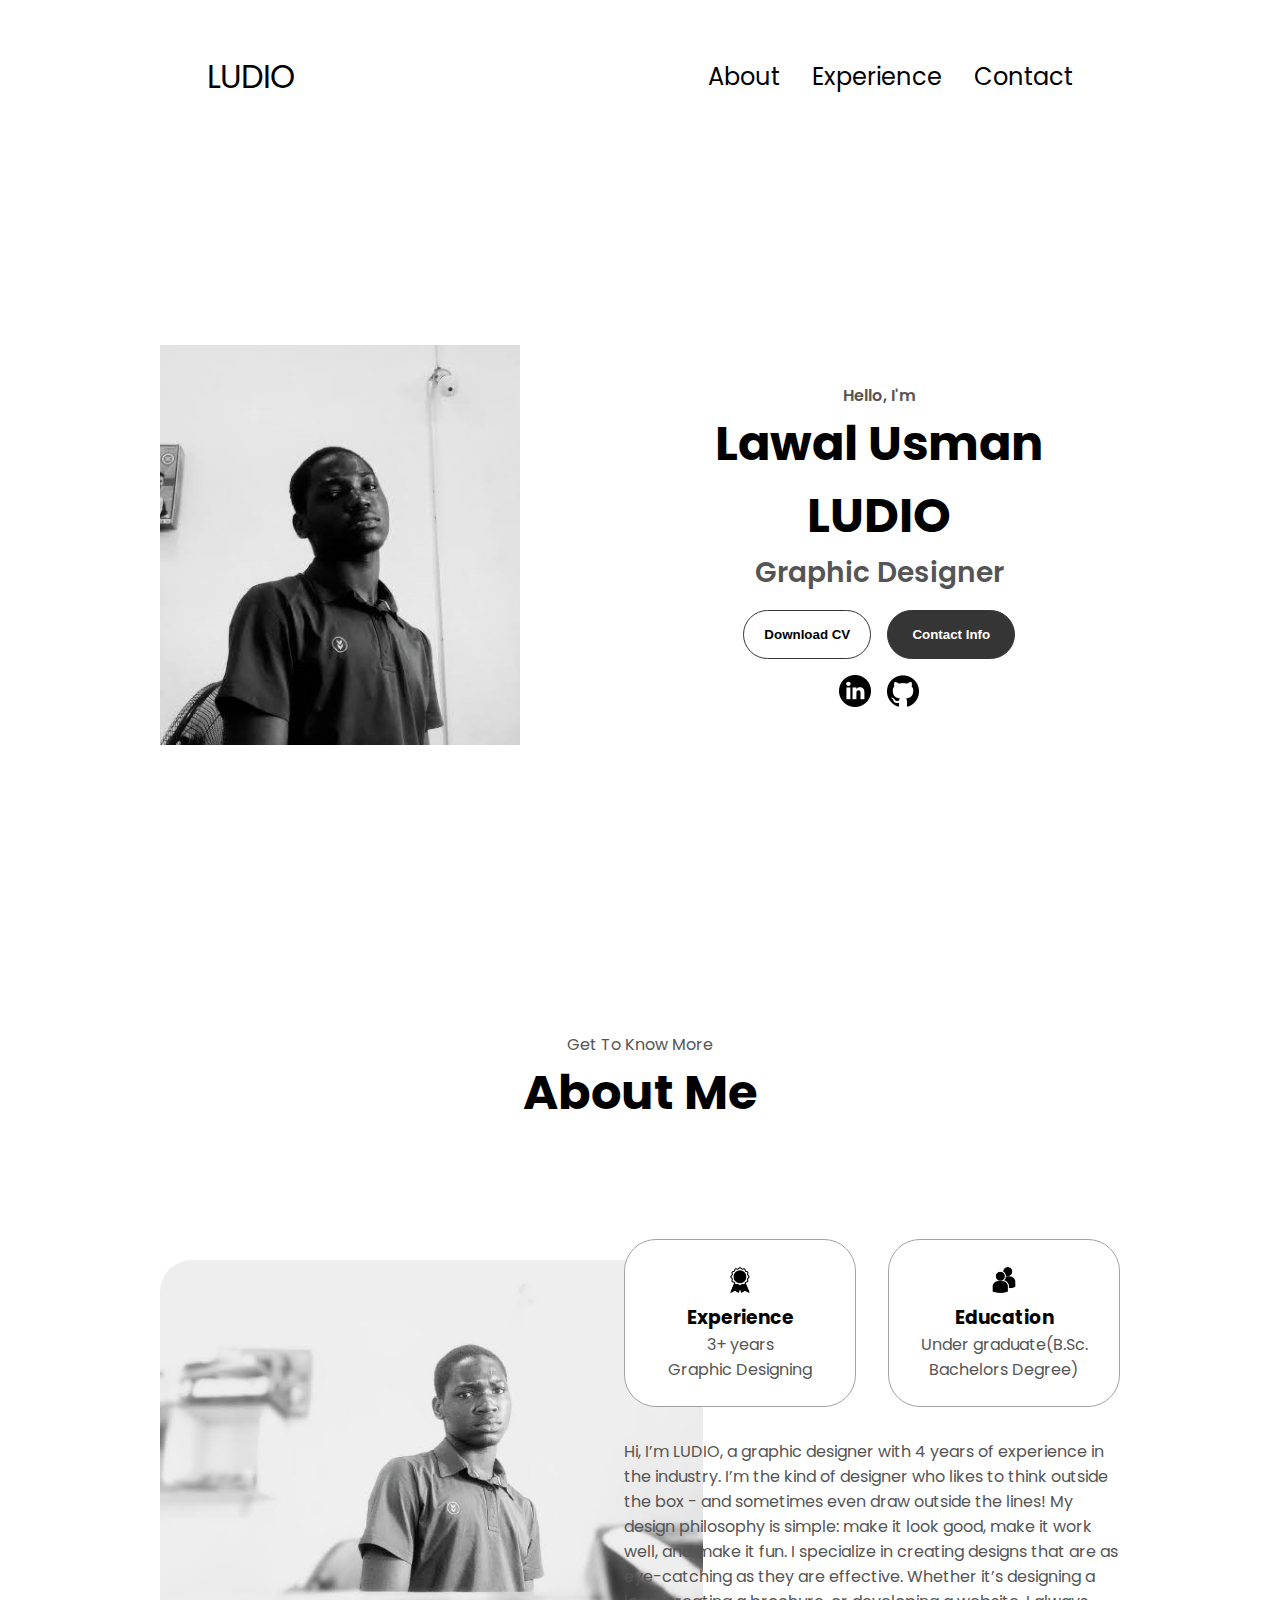
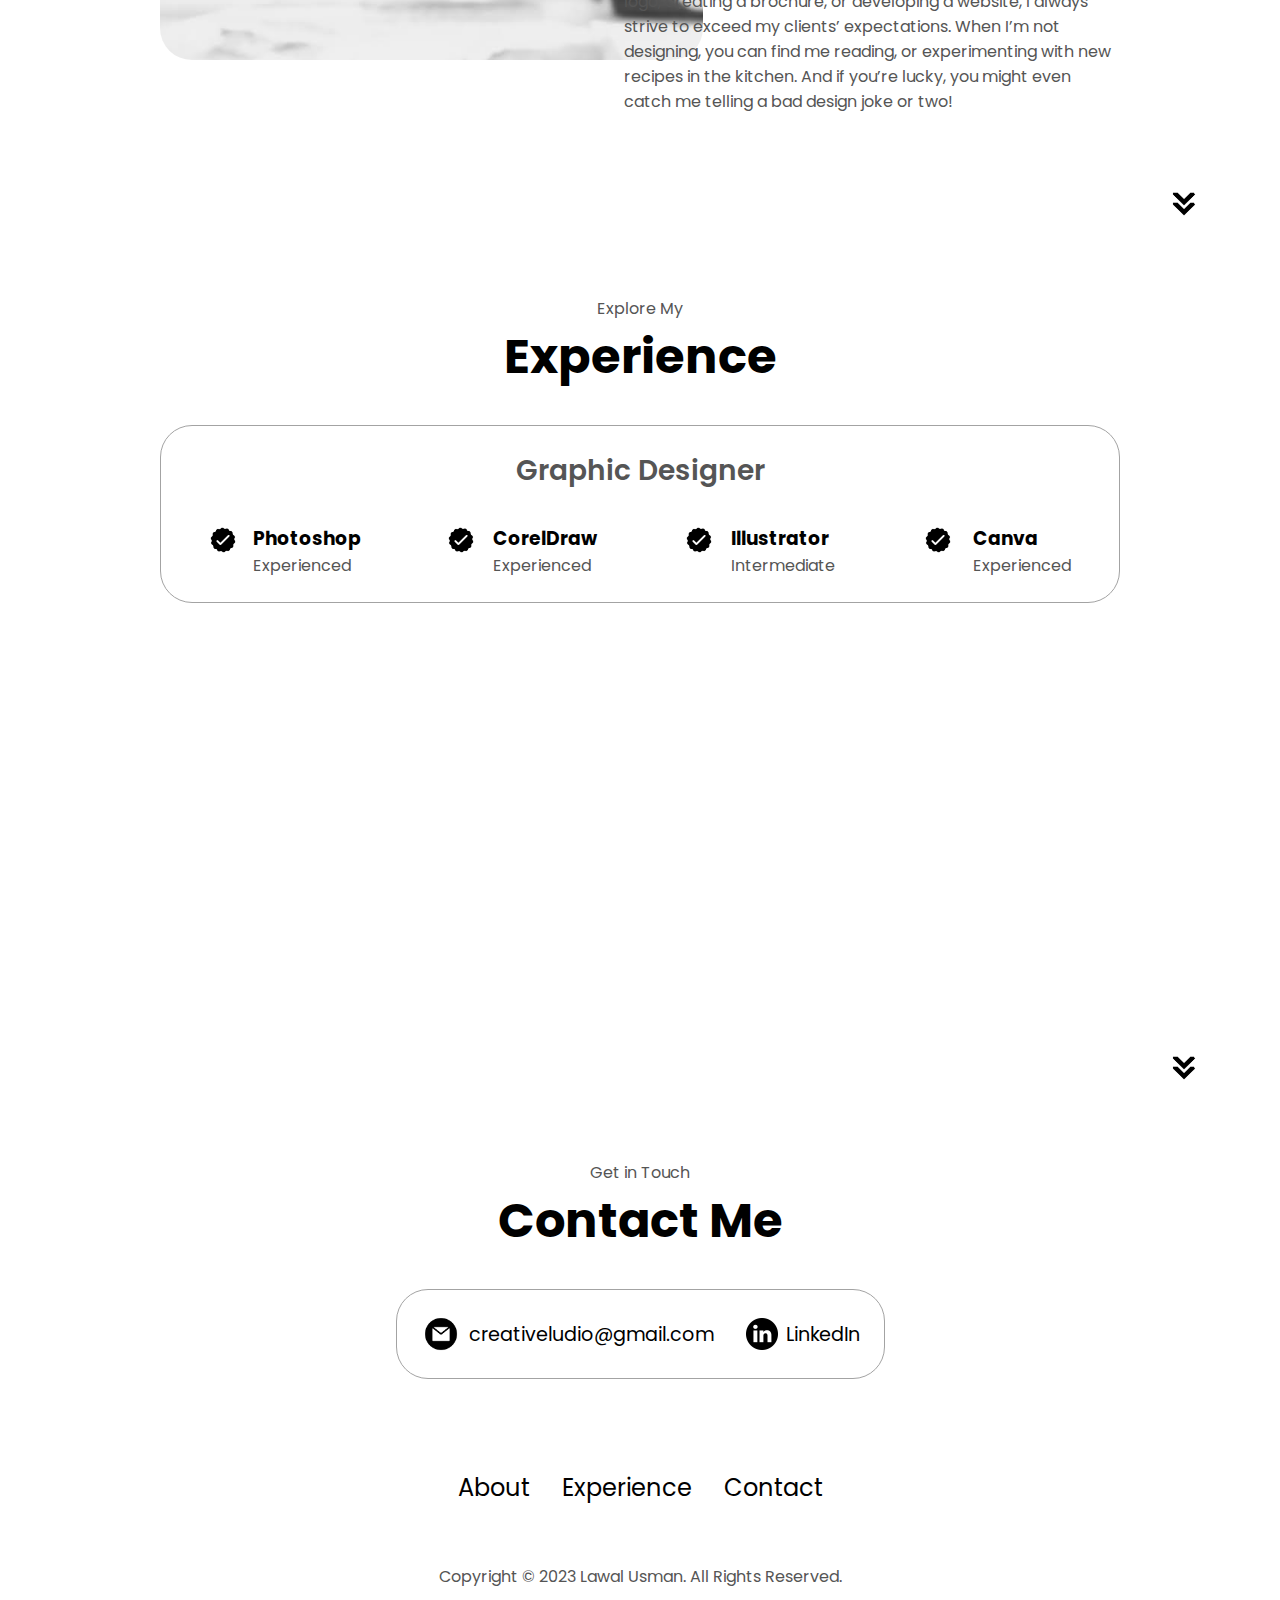
<file: index.html>
<!-- <!DOCTYPE html>
<html lang="en">
  <head>
    <meta charset="UTF-8" />
    <meta http-equiv="X-UA-Compatible" content="IE=edge" />
    <meta name="viewport" content="width=device-width, initial-scale=1.0" />
    <title>Lawal Usman | Frontend Developer</title>
    <link rel="stylesheet" href="style.css" />
  </head>
  <body>
    <div class="body">
      <header class="main-header container">
        <div class="logo">
          <h1><span>&lt;/L</span>UDI<span>O&gt;</span></h1>
        </div>
        <div class="mobile-nav">
          <div class="nav-bar">
            <svg
              stroke="currentColor"
              fill="currentColor"
              stroke-width="0"
              viewBox="0 0 448 512"
              height="1em"
              width="1em"
              xmlns="http://www.w3.org/2000/svg"
            >
              <path
                d="M16 132h416c8.837 0 16-7.163 16-16V76c0-8.837-7.163-16-16-16H16C7.163 60 0 67.163 0 76v40c0 8.837 7.163 16 16 16zm0 160h416c8.837 0 16-7.163 16-16v-40c0-8.837-7.163-16-16-16H16c-8.837 0-16 7.163-16 16v40c0 8.837 7.163 16 16 16zm0 160h416c8.837 0 16-7.163 16-16v-40c0-8.837-7.163-16-16-16H16c-8.837 0-16 7.163-16 16v40c0 8.837 7.163 16 16 16z"
              ></path>
            </svg>
          </div>
          <ul class="mobile-nav-items">
            <li><a class="close-nav" href="#">&times;</a></li>
            <li><a href="#about">About</a></li>
            <li><a href="#skills">Skill</a></li>
            <li><a href="#portfolio">Portfolio</a></li>
            <li><a href="#contact">Contact</a></li>
            <li>
              <a
                class="btn-download"
                target="_blank"
                rel="noopener noreferrer"
                href="#"
                >Resume</a
              >
            </li>
          </ul>
        </div>
        <ul class="nav-items">
          <li><a href="#about">About</a></li>
          <li><a href="#skills">Skill</a></li>
          <li><a href="#portfolio">Portfolio</a></li>
          <li><a href="#contact">Contact</a></li>
          <li>
            <a
              class="btn-download"
              target="_blank"
              rel="noopener noreferrer"
              href="#"
              >Resume</a
            >
          </li>
        </ul>
      </header>
      <main>
        <section class="intro-area container">
          <p class="color">Hello! I am</p>
          <h1 class="name">Lawal Usman (LUDIO)</h1>
          <h3 class="my-stack">Frontend Developer</h3>
          <ul class="mystacks">
            <li>Web Developer</li>
            <li>Web Designer</li>
            <li>Software Engineer</li>
          </ul>
          <div class="action">
            <a
              target="__blank"
              rel="noopener noreferrer"
              class="btn resume-btn"
              href="#"
              >Get Resume</a
            >
            <a target="" rel="" class="btn" href="#about">About Me</a>
          </div>

          <div class="socials">
            <ul>
              <li class="social-logo">
                <a
                  target="_blank"
                  rel="noopener noreferrer"
                  href="https://github.com/ludiousman"
                  ><svg
                    stroke="currentColor"
                    fill="currentColor"
                    stroke-width="0"
                    viewBox="0 0 496 512"
                    height="1em"
                    width="1em"
                    xmlns="http://www.w3.org/2000/svg"
                  >
                    <path
                      d="M165.9 397.4c0 2-2.3 3.6-5.2 3.6-3.3.3-5.6-1.3-5.6-3.6 0-2 2.3-3.6 5.2-3.6 3-.3 5.6 1.3 5.6 3.6zm-31.1-4.5c-.7 2 1.3 4.3 4.3 4.9 2.6 1 5.6 0 6.2-2s-1.3-4.3-4.3-5.2c-2.6-.7-5.5.3-6.2 2.3zm44.2-1.7c-2.9.7-4.9 2.6-4.6 4.9.3 2 2.9 3.3 5.9 2.6 2.9-.7 4.9-2.6 4.6-4.6-.3-1.9-3-3.2-5.9-2.9zM244.8 8C106.1 8 0 113.3 0 252c0 110.9 69.8 205.8 169.5 239.2 12.8 2.3 17.3-5.6 17.3-12.1 0-6.2-.3-40.4-.3-61.4 0 0-70 15-84.7-29.8 0 0-11.4-29.1-27.8-36.6 0 0-22.9-15.7 1.6-15.4 0 0 24.9 2 38.6 25.8 21.9 38.6 58.6 27.5 72.9 20.9 2.3-16 8.8-27.1 16-33.7-55.9-6.2-112.3-14.3-112.3-110.5 0-27.5 7.6-41.3 23.6-58.9-2.6-6.5-11.1-33.3 2.6-67.9 20.9-6.5 69 27 69 27 20-5.6 41.5-8.5 62.8-8.5s42.8 2.9 62.8 8.5c0 0 48.1-33.6 69-27 13.7 34.7 5.2 61.4 2.6 67.9 16 17.7 25.8 31.5 25.8 58.9 0 96.5-58.9 104.2-114.8 110.5 9.2 7.9 17 22.9 17 46.4 0 33.7-.3 75.4-.3 83.6 0 6.5 4.6 14.4 17.3 12.1C428.2 457.8 496 362.9 496 252 496 113.3 383.5 8 244.8 8zM97.2 352.9c-1.3 1-1 3.3.7 5.2 1.6 1.6 3.9 2.3 5.2 1 1.3-1 1-3.3-.7-5.2-1.6-1.6-3.9-2.3-5.2-1zm-10.8-8.1c-.7 1.3.3 2.9 2.3 3.9 1.6 1 3.6.7 4.3-.7.7-1.3-.3-2.9-2.3-3.9-2-.6-3.6-.3-4.3.7zm32.4 35.6c-1.6 1.3-1 4.3 1.3 6.2 2.3 2.3 5.2 2.6 6.5 1 1.3-1.3.7-4.3-1.3-6.2-2.2-2.3-5.2-2.6-6.5-1zm-11.4-14.7c-1.6 1-1.6 3.6 0 5.9 1.6 2.3 4.3 3.3 5.6 2.3 1.6-1.3 1.6-3.9 0-6.2-1.4-2.3-4-3.3-5.6-2z"
                    ></path></svg
                ></a>
              </li>
              <li class="social-logo">
                <a
                  target="_blank"
                  rel="noopener noreferrer"
                  href="https://codepen.io/ludio"
                  ><svg
                    stroke="currentColor"
                    fill="currentColor"
                    stroke-width="0"
                    viewBox="0 0 512 512"
                    height="1em"
                    width="1em"
                    xmlns="http://www.w3.org/2000/svg"
                  >
                    <path
                      d="M502.285 159.704l-234-156c-7.987-4.915-16.511-4.96-24.571 0l-234 156C3.714 163.703 0 170.847 0 177.989v155.999c0 7.143 3.714 14.286 9.715 18.286l234 156.022c7.987 4.915 16.511 4.96 24.571 0l234-156.022c6-3.999 9.715-11.143 9.715-18.286V177.989c-.001-7.142-3.715-14.286-9.716-18.285zM278 63.131l172.286 114.858-76.857 51.429L278 165.703V63.131zm-44 0v102.572l-95.429 63.715-76.857-51.429L234 63.131zM44 219.132l55.143 36.857L44 292.846v-73.714zm190 229.715L61.714 333.989l76.857-51.429L234 346.275v102.572zm22-140.858l-77.715-52 77.715-52 77.715 52-77.715 52zm22 140.858V346.275l95.429-63.715 76.857 51.429L278 448.847zm190-156.001l-55.143-36.857L468 219.132v73.714z"
                    ></path></svg
                ></a>
              </li>
              <li class="social-logo">
                <a
                  target="_blank"
                  rel="noopener noreferrer"
                  href="https://www.linkedin.com/in/ludio"
                  ><svg
                    stroke="currentColor"
                    fill="currentColor"
                    stroke-width="0"
                    viewBox="0 0 448 512"
                    height="1em"
                    width="1em"
                    xmlns="http://www.w3.org/2000/svg"
                  >
                    <path
                      d="M100.28 448H7.4V148.9h92.88zM53.79 108.1C24.09 108.1 0 83.5 0 53.8a53.79 53.79 0 0 1 107.58 0c0 29.7-24.1 54.3-53.79 54.3zM447.9 448h-92.68V302.4c0-34.7-.7-79.2-48.29-79.2-48.29 0-55.69 37.7-55.69 76.7V448h-92.78V148.9h89.08v40.8h1.3c12.4-23.5 42.69-48.3 87.88-48.3 94 0 111.28 61.9 111.28 142.3V448z"
                    ></path></svg
                ></a>
              </li>
              <li class="social-logo">
                <a
                  target="_blank"
                  rel="noopener noreferrer"
                  href="https://twitter.com/ludiocodes"
                  ><svg
                    stroke="currentColor"
                    fill="currentColor"
                    stroke-width="0"
                    viewBox="0 0 512 512"
                    height="1em"
                    width="1em"
                    xmlns="http://www.w3.org/2000/svg"
                  >
                    <path
                      d="M459.37 151.716c.325 4.548.325 9.097.325 13.645 0 138.72-105.583 298.558-298.558 298.558-59.452 0-114.68-17.219-161.137-47.106 8.447.974 16.568 1.299 25.34 1.299 49.055 0 94.213-16.568 130.274-44.832-46.132-.975-84.792-31.188-98.112-72.772 6.498.974 12.995 1.624 19.818 1.624 9.421 0 18.843-1.3 27.614-3.573-48.081-9.747-84.143-51.98-84.143-102.985v-1.299c13.969 7.797 30.214 12.67 47.431 13.319-28.264-18.843-46.781-51.005-46.781-87.391 0-19.492 5.197-37.36 14.294-52.954 51.655 63.675 129.3 105.258 216.365 109.807-1.624-7.797-2.599-15.918-2.599-24.04 0-57.828 46.782-104.934 104.934-104.934 30.213 0 57.502 12.67 76.67 33.137 23.715-4.548 46.456-13.32 66.599-25.34-7.798 24.366-24.366 44.833-46.132 57.827 21.117-2.273 41.584-8.122 60.426-16.243-14.292 20.791-32.161 39.308-52.628 54.253z"
                    ></path></svg
                ></a>
              </li>
            </ul>
            <div class="title">
              <p>Follow Me</p>
            </div>
          </div>
        </section>
        <section class="about container" id="about">
          <div class="title">
            <p>About me</p>
          </div>
          <div class="content">
            <div class="image-container">
              <img src="p2.jpg" alt="ludio" />
            </div>
            <p>
              Hello! I'm Lawal Usman <span class="color">LUDIO</span>, a young
              passionate software engineer.I am a
              <span class="color">Front-end developers</span> use
              <span class="color">HTML, CSS, and JavaScript</span> to build
              attractive client side of a website. My core skill is based on
              JavaScript and I love to do most of the things using JavaScript. I
              love to make the web more open to the world. I am a Student of
              Al-Hikmah University, Ilorin studying Software Engineering (Bsc).
              I am also A <span class="color">Graphic Designer</span> with 3
              years of experience and also have fundemental knowledge of some
              popular programming Language Including
              <span class="color">Java</span> and
              <span class="color">Python</span>.I am available for any kind of
              job opportunity that suits my interests.
            </p>
            <br />

            <div class="action">
              <a
                target="__blank"
                rel="noopener noreferrer"
                class="btn resume-btn"
                \
                href="#"
                >Get Resume</a
              >
              <a target="" rel="" class="btn" href="#skills">My Skills</a>
            </div>
          </div>
        </section>

        <section class="container" id="skills">
          <div class="title">
            <p>my skills</p>
          </div>

          <div class="skills">
            <ul class="skills-nav">
              <li href="#" class="btn">Web</li>
              <li href="#" class="btn">Graphic</li>
              <li href="#" class="btn">Programming</li>
              <li href="#" class="btn">Tools</li>
            </ul>
            <div class="skill">
              <div class="card">
                <h4>HTML</h4>
                <p>90% and still learning</p>
                <div style="width: 90%" class="progress-ar"></div>
              </div>
              <div class="card">
                <h4>CSS</h4>
                <p>90%</p>
                <div style="width: 90%" class="progress-ar"></div>
              </div>
              <div class="card">
                <h4>Javascript</h4>
                <p>90%</p>
                <div style="width: 90%" class="progress-ar"></div>
              </div>
              <div class="card">
                <h4>React</h4>
                <p>90%</p>
                <div style="width: 90%" class="progress-ar"></div>
              </div>
            </div>
          </div>
        </section>
        <div class="socials">
          <ul>
            <li class="social-logo">
              <a
                target="_blank"
                rel="noopener noreferrer"
                href="https://github.com/ludiousman"
                ><svg
                  stroke="currentColor"
                  fill="currentColor"
                  stroke-width="0"
                  viewBox="0 0 496 512"
                  height="1em"
                  width="1em"
                  xmlns="http://www.w3.org/2000/svg"
                >
                  <path
                    d="M165.9 397.4c0 2-2.3 3.6-5.2 3.6-3.3.3-5.6-1.3-5.6-3.6 0-2 2.3-3.6 5.2-3.6 3-.3 5.6 1.3 5.6 3.6zm-31.1-4.5c-.7 2 1.3 4.3 4.3 4.9 2.6 1 5.6 0 6.2-2s-1.3-4.3-4.3-5.2c-2.6-.7-5.5.3-6.2 2.3zm44.2-1.7c-2.9.7-4.9 2.6-4.6 4.9.3 2 2.9 3.3 5.9 2.6 2.9-.7 4.9-2.6 4.6-4.6-.3-1.9-3-3.2-5.9-2.9zM244.8 8C106.1 8 0 113.3 0 252c0 110.9 69.8 205.8 169.5 239.2 12.8 2.3 17.3-5.6 17.3-12.1 0-6.2-.3-40.4-.3-61.4 0 0-70 15-84.7-29.8 0 0-11.4-29.1-27.8-36.6 0 0-22.9-15.7 1.6-15.4 0 0 24.9 2 38.6 25.8 21.9 38.6 58.6 27.5 72.9 20.9 2.3-16 8.8-27.1 16-33.7-55.9-6.2-112.3-14.3-112.3-110.5 0-27.5 7.6-41.3 23.6-58.9-2.6-6.5-11.1-33.3 2.6-67.9 20.9-6.5 69 27 69 27 20-5.6 41.5-8.5 62.8-8.5s42.8 2.9 62.8 8.5c0 0 48.1-33.6 69-27 13.7 34.7 5.2 61.4 2.6 67.9 16 17.7 25.8 31.5 25.8 58.9 0 96.5-58.9 104.2-114.8 110.5 9.2 7.9 17 22.9 17 46.4 0 33.7-.3 75.4-.3 83.6 0 6.5 4.6 14.4 17.3 12.1C428.2 457.8 496 362.9 496 252 496 113.3 383.5 8 244.8 8zM97.2 352.9c-1.3 1-1 3.3.7 5.2 1.6 1.6 3.9 2.3 5.2 1 1.3-1 1-3.3-.7-5.2-1.6-1.6-3.9-2.3-5.2-1zm-10.8-8.1c-.7 1.3.3 2.9 2.3 3.9 1.6 1 3.6.7 4.3-.7.7-1.3-.3-2.9-2.3-3.9-2-.6-3.6-.3-4.3.7zm32.4 35.6c-1.6 1.3-1 4.3 1.3 6.2 2.3 2.3 5.2 2.6 6.5 1 1.3-1.3.7-4.3-1.3-6.2-2.2-2.3-5.2-2.6-6.5-1zm-11.4-14.7c-1.6 1-1.6 3.6 0 5.9 1.6 2.3 4.3 3.3 5.6 2.3 1.6-1.3 1.6-3.9 0-6.2-1.4-2.3-4-3.3-5.6-2z"
                  ></path></svg
              ></a>
            </li>
            <li class="social-logo">
              <a
                target="_blank"
                rel="noopener noreferrer"
                href="https://codepen.io/ludio"
                ><svg
                  stroke="currentColor"
                  fill="currentColor"
                  stroke-width="0"
                  viewBox="0 0 512 512"
                  height="1em"
                  width="1em"
                  xmlns="http://www.w3.org/2000/svg"
                >
                  <path
                    d="M502.285 159.704l-234-156c-7.987-4.915-16.511-4.96-24.571 0l-234 156C3.714 163.703 0 170.847 0 177.989v155.999c0 7.143 3.714 14.286 9.715 18.286l234 156.022c7.987 4.915 16.511 4.96 24.571 0l234-156.022c6-3.999 9.715-11.143 9.715-18.286V177.989c-.001-7.142-3.715-14.286-9.716-18.285zM278 63.131l172.286 114.858-76.857 51.429L278 165.703V63.131zm-44 0v102.572l-95.429 63.715-76.857-51.429L234 63.131zM44 219.132l55.143 36.857L44 292.846v-73.714zm190 229.715L61.714 333.989l76.857-51.429L234 346.275v102.572zm22-140.858l-77.715-52 77.715-52 77.715 52-77.715 52zm22 140.858V346.275l95.429-63.715 76.857 51.429L278 448.847zm190-156.001l-55.143-36.857L468 219.132v73.714z"
                  ></path></svg
              ></a>
            </li>
            <li class="social-logo">
              <a
                target="_blank"
                rel="noopener noreferrer"
                href="https://www.linkedin.com/in/ludio"
                ><svg
                  stroke="currentColor"
                  fill="currentColor"
                  stroke-width="0"
                  viewBox="0 0 448 512"
                  height="1em"
                  width="1em"
                  xmlns="http://www.w3.org/2000/svg"
                >
                  <path
                    d="M100.28 448H7.4V148.9h92.88zM53.79 108.1C24.09 108.1 0 83.5 0 53.8a53.79 53.79 0 0 1 107.58 0c0 29.7-24.1 54.3-53.79 54.3zM447.9 448h-92.68V302.4c0-34.7-.7-79.2-48.29-79.2-48.29 0-55.69 37.7-55.69 76.7V448h-92.78V148.9h89.08v40.8h1.3c12.4-23.5 42.69-48.3 87.88-48.3 94 0 111.28 61.9 111.28 142.3V448z"
                  ></path></svg
              ></a>
            </li>
            <li class="social-logo">
              <a
                target="_blank"
                rel="noopener noreferrer"
                href="https://twitter.com/ludiocodes"
                ><svg
                  stroke="currentColor"
                  fill="currentColor"
                  stroke-width="0"
                  viewBox="0 0 512 512"
                  height="1em"
                  width="1em"
                  xmlns="http://www.w3.org/2000/svg"
                >
                  <path
                    d="M459.37 151.716c.325 4.548.325 9.097.325 13.645 0 138.72-105.583 298.558-298.558 298.558-59.452 0-114.68-17.219-161.137-47.106 8.447.974 16.568 1.299 25.34 1.299 49.055 0 94.213-16.568 130.274-44.832-46.132-.975-84.792-31.188-98.112-72.772 6.498.974 12.995 1.624 19.818 1.624 9.421 0 18.843-1.3 27.614-3.573-48.081-9.747-84.143-51.98-84.143-102.985v-1.299c13.969 7.797 30.214 12.67 47.431 13.319-28.264-18.843-46.781-51.005-46.781-87.391 0-19.492 5.197-37.36 14.294-52.954 51.655 63.675 129.3 105.258 216.365 109.807-1.624-7.797-2.599-15.918-2.599-24.04 0-57.828 46.782-104.934 104.934-104.934 30.213 0 57.502 12.67 76.67 33.137 23.715-4.548 46.456-13.32 66.599-25.34-7.798 24.366-24.366 44.833-46.132 57.827 21.117-2.273 41.584-8.122 60.426-16.243-14.292 20.791-32.161 39.308-52.628 54.253z"
                  ></path></svg
              ></a>
            </li>
          </ul>
          <div class="title">
            <p>Contact Me</p>
          </div>
        </div>
      </main>
      <script src="main.js"></script>
      <br />
      <br />
    </div>
  </body>
</html>
 -->
 <!DOCTYPE html>
<html lang="en">
  <head>
    <meta charset="UTF-8" />
    <meta http-equiv="X-UA-Compatible" content="IE=edge" />
    <meta name="viewport" content="width=device-width, initial-scale=1.0" />
    <title>Ludio | Graphic Designer</title>
    <link rel="stylesheet" href="usedstyle.css" />
    <link rel="stylesheet" href="mediaqueries.css" />
  </head>
  <body>
    <nav id="desktop-nav">
      <div class="logo">LUDIO</div>
      <div>
        <ul class="nav-links">
          <li><a href="#about">About</a></li>
          <li><a href="#experience">Experience</a></li>
          <li><a href="#contact">Contact</a></li>
        </ul>
      </div>
    </nav>
    <nav id="hamburger-nav">
      <div class="logo">LUDIO</div>
      <div class="hamburger-menu">
        <div class="hamburger-icon" onclick="toggleMenu()">
          <span></span>
          <span></span>
          <span></span>
        </div>
        <div class="menu-links">
          <li><a href="#about" onclick="toggleMenu()">About</a></li>
          <li><a href="#experience" onclick="toggleMenu()">Experience</a></li>
          <li><a href="#projects" onclick="toggleMenu()">Projects</a></li>
          <li><a href="#contact" onclick="toggleMenu()">Contact</a></li>
        </div>
      </div>
    </nav>
    <section id="profile">
      <div class="section__pic-container">
        <img src="./assets/profile-pic.jpg" alt="John Doe profile picture" />
      </div>
      <div class="section__text">
        <p class="section__text__p1">Hello, I'm</p>
        <h1 class="title">Lawal Usman LUDIO</h1>
        <p class="section__text__p2">Graphic Designer</p>
        <div class="btn-container">
          <button
            class="btn btn-color-2"
            onclick="window.open('./assets/Resume.pdf')"
          >
            Download CV
          </button>
          <button
            class="btn btn-color-1"
            onclick="window.open('https://wa.me/+2348131181117', '_blank')"
          >
            <!-- <button class="btn btn-color-1" onclick="window.open('https://wa.me/+2348131181117', '_blank')"></button> -->
            Contact Info
          </button>
        </div>
        <div id="socials-container">
          <img
            src="./assets/linkedin.png"
            alt="My LinkedIn profile"
            class="icon"
            onclick="window.open('https://www.linkedin.com/in/ludio/', '_blank')"
          />
          <img
            src="./assets/github.png"
            alt="My Github profile"
            class="icon"
            onclick="window.open('https://github.com/ludiousman', '_blank')"
          />
        </div>
      </div>
    </section>
    <section id="about">
      <p class="section__text__p1">Get To Know More</p>
      <h1 class="title">About Me</h1>
      <div class="section-container">
        <div class="section__pic-container">
          <img
            src="./assets/about-pic.jpg"
            alt="Profile picture"
            class="about-pic"
          />
        </div>
        <div class="about-details-container">
          <div class="about-containers">
            <div class="details-container">
              <img
                src="./assets/experience.png"
                alt="Experience icon"
                class="icon"
              />
              <h3>Experience</h3>
              <p>3+ years <br />Graphic Designing</p>
            </div>
            <div class="details-container">
              <img
                src="./assets/education.png"
                alt="Education icon"
                class="icon"
              />
              <h3>Education</h3>
              <p>Under graduate(B.Sc. Bachelors Degree)</p>
            </div>
          </div>
          <div class="text-container">
            <p>
              Hi, I’m LUDIO, a graphic designer with 4 years of experience in
              the industry. I’m the kind of designer who likes to think outside
              the box - and sometimes even draw outside the lines! My design
              philosophy is simple: make it look good, make it work well, and
              make it fun. I specialize in creating designs that are as
              eye-catching as they are effective. Whether it’s designing a logo,
              creating a brochure, or developing a website, I always strive to
              exceed my clients’ expectations. When I’m not designing, you can
              find me reading, or experimenting with new recipes in the kitchen.
              And if you’re lucky, you might even catch me telling a bad design
              joke or two!
            </p>
          </div>
        </div>
      </div>
      <img
        src="./assets/arrow.png"
        alt="Arrow icon"
        class="icon arrow"
        onclick="location.href='./#experience'"
      />
    </section>
    <section id="experience">
      <p class="section__text__p1">Explore My</p>
      <h1 class="title">Experience</h1>
      <div class="experience-details-container">
        <div class="about-containers">
          <div class="details-container">
            <h2 class="experience-sub-title">Graphic Designer</h2>
            <div class="article-container">
              <article>
                <img
                  src="./assets/checkmark.png"
                  alt="Experience icon"
                  class="icon"
                />
                <div>
                  <h3>Photoshop</h3>
                  <p>Experienced</p>
                </div>
              </article>
              <article>
                <img
                  src="./assets/checkmark.png"
                  alt="Experience icon"
                  class="icon"
                />
                <div>
                  <h3>CorelDraw</h3>
                  <p>Experienced</p>
                </div>
              </article>
              <article>
                <img
                  src="./assets/checkmark.png"
                  alt="Experience icon"
                  class="icon"
                />
                <div>
                  <h3>Illustrator</h3>
                  <p>Intermediate</p>
                </div>
              </article>
              <article>
                <img
                  src="./assets/checkmark.png"
                  alt="Experience icon"
                  class="icon"
                />
                <div>
                  <h3>Canva</h3>
                  <p>Experienced</p>
                </div>
              </article>
            </div>
          </div>
        </div>
      </div>
      <img
        src="./assets/arrow.png"
        alt="Arrow icon"
        class="icon arrow"
        onclick="location.href='./#projects'"
      />
    </section>
    <section id="contact">
      <p class="section__text__p1">Get in Touch</p>
      <h1 class="title">Contact Me</h1>
      <div class="contact-info-upper-container">
        <div class="contact-info-container">
          <img
            src="./assets/email.png"
            alt="Email icon"
            class="icon contact-icon email-icon"
          />
          <p>
            <a href="mailto:creativeludio@gmail.com">creativeludio@gmail.com</a>
          </p>
        </div>
        <div class="contact-info-container">
          <img
            src="./assets/linkedin.png"
            alt="LinkedIn icon"
            class="icon contact-icon"
          />
          <p><a href="https://www.linkedin.com/in/ludio">LinkedIn</a></p>
        </div>
      </div>
    </section>
    <footer>
      <nav>
        <div class="nav-links-container">
          <ul class="nav-links">
            <li><a href="#about">About</a></li>
            <li><a href="#experience">Experience</a></li>
            <li><a href="#contact">Contact</a></li>
          </ul>
        </div>
      </nav>
      <p>Copyright &#169; 2023 Lawal Usman. All Rights Reserved.</p>
    </footer>
    <script src="script.js"></script>
  </body>
</html>
</file>
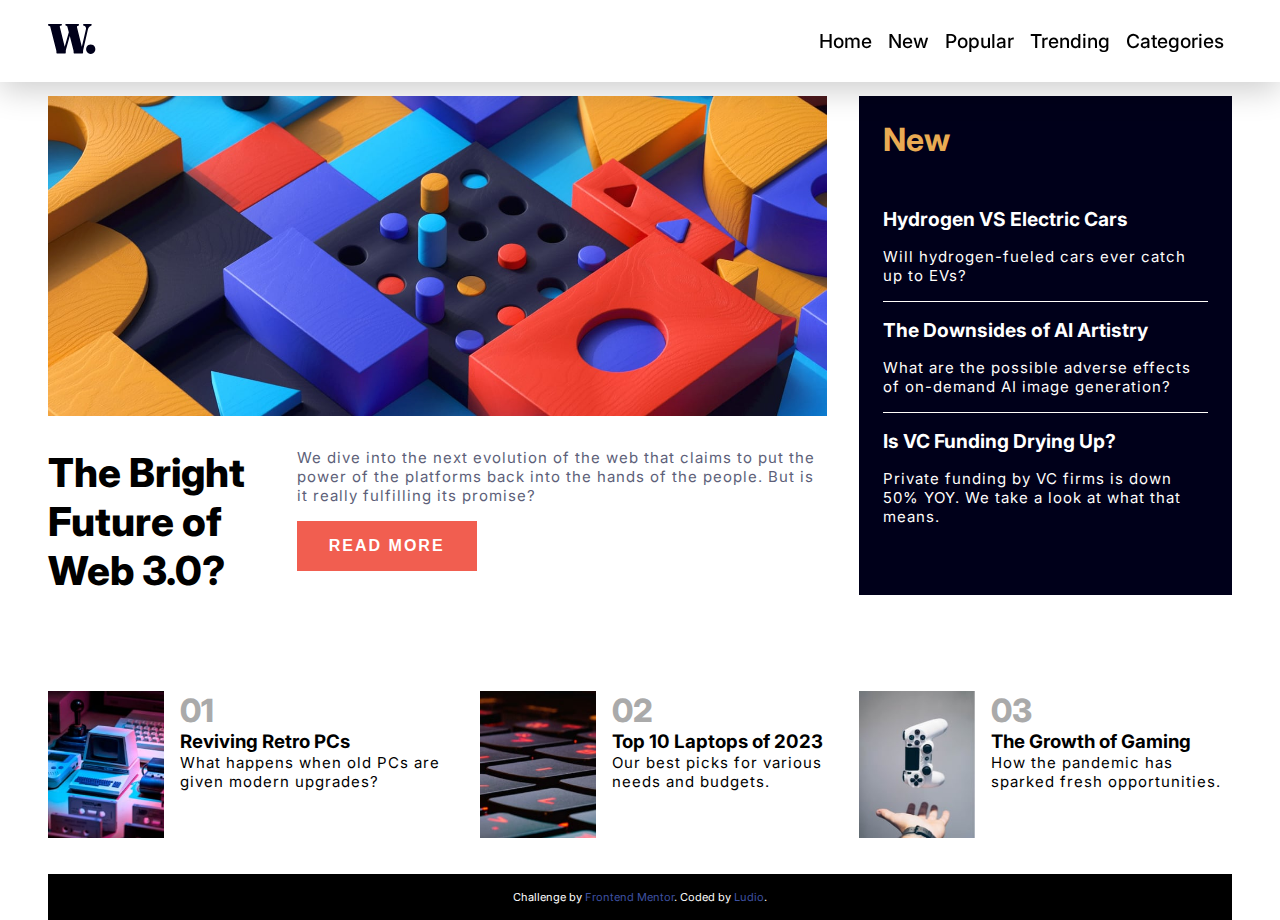
<file: news-homepage-main/index.html>
<!DOCTYPE html>
<html lang="en">
  <head>
    <meta charset="UTF-8">
    <meta name="viewport" content="width=device-width, initial-scale=1.0"> <!-- displays site properly based on user's device -->

    <link rel="icon" type="image/png" sizes="32x32" href="./assets/images/favicon-32x32.png">
    <link rel="stylesheet" href="style.css">
    
    <title>Ludio's News homepage</title>

    <style>
      .attribution { font-size: 11px; text-align: center; background-color: black; color: white; padding: 1rem 0;}
      .attribution a { color: hsl(228, 45%, 44%); }
    </style>
  </head>
  <body>
    <header class="main-header">
      <div class="container">
        <div class="header-logo">
          <img src="assets/images/logo.svg" alt="logo">
        </div>
        <nav class="main-nav">
          <div class="mobile-nav">
            <img class="nav-bar" src="assets/images/icon-menu.svg" alt="">
            <nav class="popup">
              <img src="assets/images/icon-menu-close.svg" alt="" class="nav-close">
              <ul class="mobile-nav-items">
                <li class="nav-item"><a href="#">Home</a></li>
                <li class="nav-item"><a href="#new">New</a></li>
                <li class="nav-item"><a href="#popular">Popular</a></li>
                <li class="nav-item"><a href="#trending">Trending</a></li>
                <li class="nav-item"><a href="#">Categories</a></li>
              </ul>

            </nav>
          </div>
    
          <ul class="nav-items">
            <li class="nav-item"><a href="#">Home</a></li>
            <li class="nav-item"><a href="#">New</a></li>
            <li class="nav-item"><a href="#">Popular</a></li>
            <li class="nav-item"><a href="#">Trending</a></li> 
            <li class="nav-item"><a href="#">Categories</a></li>
          </ul>
        </nav>
      </div>
    </header>
    <main class="main-body">
      <section class="intro" id="intro">
        <div class="intro-image">
          <img class="mobile" src="assets/images/image-web-3-mobile.jpg" alt="mobile intro image">
          <img class="desktop" src="assets/images/image-web-3-desktop.jpg" alt="desktop intro image">
        </div>
        <div class="intro-details">
          <h1 class="intro-title">The Bright Future of Web 3.0?</h1>
          <div class="intro-text">
            <p class="intro-paragraph">We dive into the next evolution of the web that claims to put the power of the platforms back into the hands of the people. But is it really fulfilling its promise?</p>
          <button>Read more</button>
          </div>
        </div>
      </section>
      <section class="new-section" id="new">
        <h1>New</h1>
        <div class="new-item">
          <h2>Hydrogen VS Electric Cars</h2>
          <p>Will hydrogen-fueled cars ever catch up to EVs?</p>
        </div>
        <div class="new-item">
          <h2>The Downsides of AI Artistry</h2>
          <p>What are the possible adverse effects of on-demand AI image generation?</p>
        </div>
        <div class="new-item">
          <h2>Is VC Funding Drying Up?</h2>
          <p>Private funding by VC firms is down 50% YOY. We take a look at what that means.</p>
        </div>
      </section>
      <section class="trending" id="trending">
        <div class="card">
          <div class="image-container">
            <img src="assets/images/image-retro-pcs.jpg" alt="Laptops">
          </div>
          <div class="details">
            <h1>01</h1>
            <h3>Reviving Retro PCs</h3>
            <p>What happens when old PCs are given modern upgrades?</p>
          </div>
        </div>
        <div class="card">
          <div class="image-container">
            <img src="assets/images/image-top-laptops.jpg" alt="Laptops">
          </div>
          <div class="details">
            <h1>02</h1>
            <h3>Top 10 Laptops of 2023</h3>
            <p>Our best picks for various needs and budgets.</p>
          </div>
        </div>
        <div class="card">
          <div class="image-container">
            <img src="assets/images/image-gaming-growth.jpg" alt="Laptops">
          </div>
          <div class="details">
            <h1>03</h1>
            <h3>The Growth of Gaming</h3>
            <p>How the pandemic has sparked fresh opportunities.</p>
          </div>
        </div>
      </section>  
    </main>
    
    <div class="attribution">
      Challenge by <a href="https://www.frontendmentor.io?ref=challenge" target="_blank">Frontend Mentor</a>. 
      Coded by <a href="https://ludiousman.github.io/Tour" target="_blank">Ludio</a>.
    </div>

    <script src="main.js"></script>
  </body>
</html>
</file>
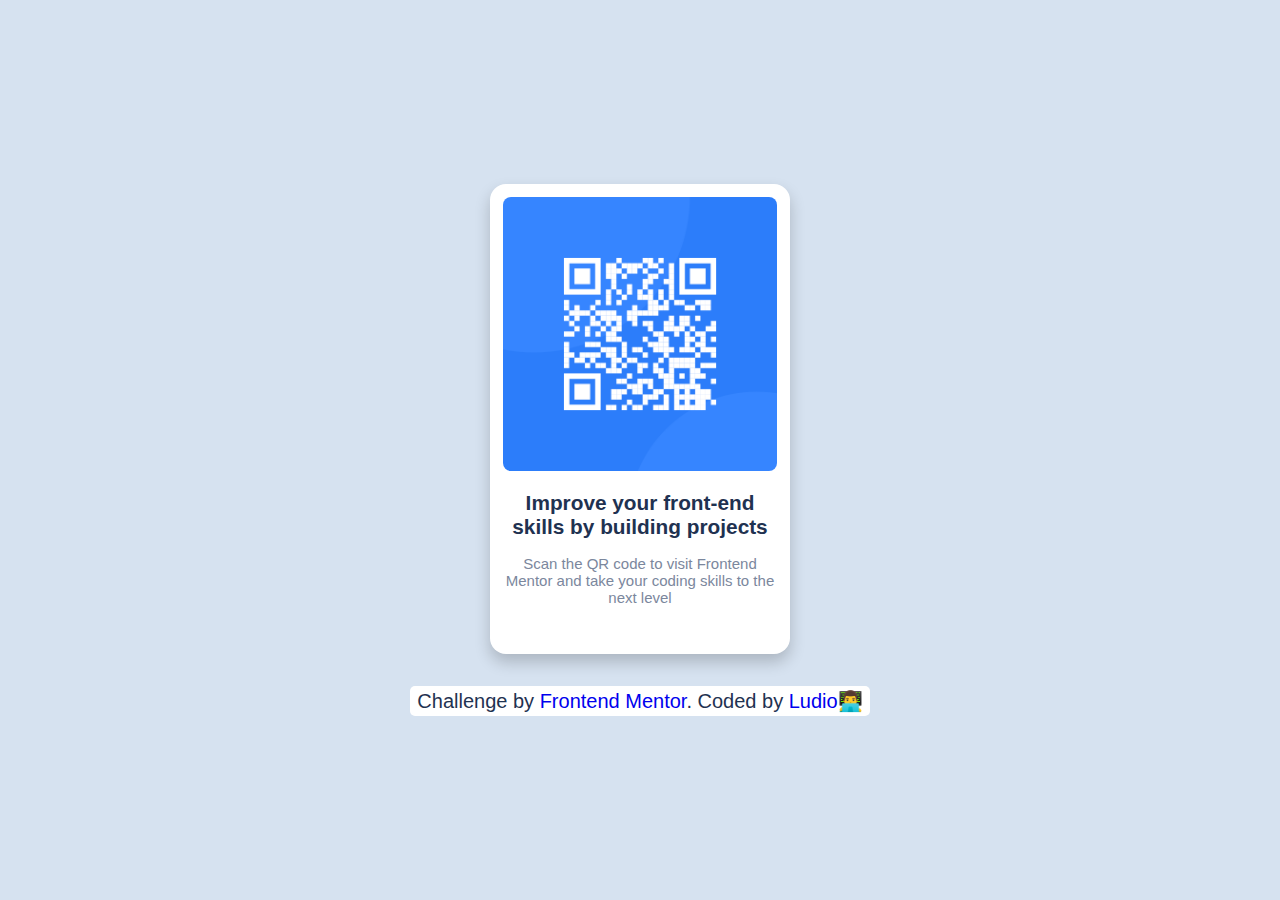
<file: qr-code-component-main/index.html>
<!DOCTYPE html>
<html lang="en">
<head>
  <meta charset="UTF-8">
  <meta name="viewport" content="width=device-width, initial-scale=1.0"> <!-- displays site properly based on user's device -->

  <link rel="icon" type="image/png" sizes="32x32" href="./images/favicon-32x32.png">
  <link rel="stylesheet" href="style.css">
  
  <title>QR code component | Frontend Mentor Challenge1</title>
</head>
<body>

  <div class="body">
    <div class="container">
        <img src="images/image-qr-code.png" alt="qr-image">
      <h2 class="bold-text">
        Improve your front-end skills by building projects
      </h2>
    
      <p>Scan the QR code to visit Frontend Mentor and take your coding skills to the next level</p>
    </div>
    <div class="attribution">
      Challenge by <a href="https://www.frontendmentor.io?ref=challenge" target="_blank">Frontend Mentor</a>. 
      Coded by <a href="github.com/Ludiousman" target="_blank">Ludio👨‍💻</a>
    </div>
    
  </div>
  
</body>
</html>
</file>
<file: style.css>
@import url("https://fonts.googleapis.com/css2?family=Roboto+Slab:wght@100;200;300;400;500;600;700;800;900&display=swap");

* {
  margin: 0;
  padding: 0;
  box-sizing: border-box;
  /* position: relative; */
  transition: all ease-out 200ms;
}
html {
  font-size: 62.5%; /*1rem will be equal to 10px*/
}
body {
  position: relative;
  font-size: 1.6rem;
  background-color: rgb(17, 26, 40);
  color: white;
  font-family: "Roboto Slab", serif;
  font-weight: 400;
  text-align: center;
  margin: auto;
}
section {
  min-height: 100vh;
  padding-bottom: 2rem;
}
li {
  list-style: none;
}
a {
  text-decoration: none;
}
.container {
  margin: 0 1rem;
}
.btn {
  display: block;
  font-size: 2rem;
  color: rgba(255, 255, 255, 0.85);
  font-weight: 400;
  padding: 1.2rem;
  /* background-color: #00cf5d; */
  border: 2px solid #00cf5d;
  border-radius: 0.5rem;
}
.btn:hover {
  background-color: #00cf5d;
}
.title {
  display: flex;
  align-items: center;
  justify-content: center;
  margin-bottom: 2rem;
  /* align-self: center; */
}
.title p {
  padding: 5px 10px;
  font-weight: 700;
  font-size: 2rem;
  text-transform: uppercase;
  background-color: #1d293a;
  transform-origin: 50%;
  border-radius: 4px;
  /* align-self: center; */
}
.title::after {
  content: "";
  width: 50%;
  height: 2px;
  background-color: white;
  z-index: -1;
  position: absolute;
}
.color {
  color: #00cf5d;
}

.main-header {
  display: flex;
  align-items: center;
  justify-content: space-between;
  margin: 2rem;
}
.main-header .logo {
  color: white;
  font-size: 1.5rem;
}
.main-header .logo span {
  color: #00cf5d;
}
.nav-items {
  display: flex;
  display: none;
}
.nav-items li a {
  background-color: #00cf5d;
  margin-right: 2rem;
  padding: 1rem;
  color: aliceblue;
  font-size: 2rem;
  border-radius: 4px;
}
.nav-items li a.download-btn {
  margin: 0;
}
/* .nav-items li a:not(:last-of-type) {
  margin-right: 2rem;
} */

.mobile-nav .nav-bar {
  display: flex;
  align-items: center;
  justify-content: center;
  width: 4rem;
  height: 4.5rem;
  border-radius: 0.5rem;
  background-color: #00cf5d;
}
.mobile-nav .mobile-nav-items {
  position: absolute;
  top: -1rem;
  right: 0;
  height: 100vh;
  width: 50vw;
  font-size: 3rem;
  columns: black;
  display: flex;
  flex-direction: column;
  background-color: white;
  display: none;
}

.intro-area {
  padding: 8rem 0;
  font-size: 1.6rem;
}

.intro-area h1 {
  padding: 1rem 0;
  font-size: 3rem;
  font-weight: 700;
}
.intro-area h3 {
  font-size: 2rem;
  color: #00cf5d;
  font-weight: 600;
}
.mystacks {
  font-size: 1.8rem;
  display: flex;
  flex-direction: column;
  justify-content: center;
  align-items: center;
  margin-bottom: 3rem;
  color: rgba(255, 255, 255, 0.7);
}
.action {
  display: flex;
  justify-content: center;
  margin-bottom: 2rem;
}
.resume-btn {
  background-color: #00cf5d;
  margin-right: 2rem;
}

/* social logos styling */
.socials {
  margin-top: 5rem;
  display: flex;
  flex-direction: column-reverse;
  justify-content: space-between;
}
.socials ul {
  display: flex;
  margin-top: 15px;
  justify-content: center;
  padding: 5px;
  background-color: rgb(17, 26, 40);
}
.socials ul li {
  margin: 0px 15px;
}
.socials ul li :last-child {
  margin-bottom: 0px;
}
.socials ul li a {
  color: white;
}

/* 😎 ABOUT ME SECTION STYLING 😎 */
#about .image-container {
  height: 30rem;
  background-color: white;
  border-radius: 2rem;
  margin: 2rem 0;
  transform: scale(0.9);
  filter: saturate(0);
  overflow: hidden;
}
#about .image-container:hover {
  transform: scale(1);
  filter: saturate(1);
}
#about .image-container img {
  width: 100%;
}

/* 😎 MY SKILLS SECTION STYLING 😎 */
.skills-nav {
  display: flex;
  flex-wrap: wrap;
  justify-content: center;
}
.skills-nav .btn {
  font-size: 1.5rem;
  margin: 0.5rem 1rem;
}
.skill {
  display: flex;
  flex-wrap: wrap;
  justify-content: center;
  /* flex-direction: column; */
}
.skill .card {
  width: 100%;
  max-width: 40rem;
  position: relative;
  background-color: rgb(29, 41, 58);
  padding: 25px 25px 35px;
  margin: 15px;
  border-radius: 4px;
}
.skills .card div {
  position: absolute;
  bottom: 0;
  left: 0;
  border-radius: 4px;
  width: 100%;
  height: 10px;
  background-color: #00cf5d;
}
.skills .card h4 {
  font-size: 2rem;
  margin-bottom: 2rem;
}

@media (min-width: 800px) {
  html {
    font-size: 80%; /*1rem will be equal to 10px*/
  }
  .container {
    margin: 0 3rem;
  }
  .nav-items {
    display: flex;
  }
  .mobile-nav .nav-bar {
    display: none;
  }

  /* 😎 ABOUT ME SECTION STYLING 😎 */
  #about .image-container {
    height: 50rem;
  }
}
@media (min-width: 1000px) {
  .container {
    margin: 0 5rem;
  }
}
</file>
<file: usedstyle.css>
/* GENERAL */

@import url("https://fonts.googleapis.com/css2?family=Poppins:wght@300;400;500;600&display=swap");

* {
  margin: 0;
  padding: 0;
}

body {
  font-family: "Poppins", sans-serif;
}

html {
  scroll-behavior: smooth;
}

p {
  color: rgb(85, 85, 85);
}

/* TRANSITION */

a,
.btn {
  transition: all 300ms ease;
}

/* DESKTOP NAV */

nav,
.nav-links {
  display: flex;
}

nav {
  justify-content: space-around;
  align-items: center;
  height: 17vh;
}

.nav-links {
  gap: 2rem;
  list-style: none;
  font-size: 1.5rem;
}

a {
  color: black;
  text-decoration: none;
  text-decoration-color: white;
}

a:hover {
  color: grey;
  text-decoration: underline;
  text-underline-offset: 1rem;
  text-decoration-color: rgb(181, 181, 181);
}

.logo {
  font-size: 2rem;
}

.logo:hover {
  cursor: default;
}

/* HAMBURGER MENU */

#hamburger-nav {
  display: none;
}

.hamburger-menu {
  position: relative;
  display: inline-block;
}

.hamburger-icon {
  display: flex;
  flex-direction: column;
  justify-content: space-between;
  height: 24px;
  width: 30px;
  cursor: pointer;
}

.hamburger-icon span {
  width: 100%;
  height: 2px;
  background-color: black;
  transition: all 0.3 ease-in-out;
}

.menu-links {
  position: absolute;
  top: 100%;
  right: 0;
  background-color: white;
  width: fit-content;
  max-height: 0;
  overflow: hidden;
  transition: all 0.3 ease-in-out;
}

.menu-links a {
  display: block;
  padding: 10px;
  text-align: center;
  font-size: 1.5rem;
  color: black;
  text-decoration: none;
  transition: all 0.3 ease-in-out;
}

.menu-links li {
  list-style: none;
}

.menu-links.open {
  max-height: 300px;
}

.hamburger-icon.open span:first-child {
  transform: rotate(45deg) translate(10px, 5px);
}

.hamburger-icon.open span:nth-child(2) {
  opacity: 0;
}

.hamburger-icon.open span:last-child {
  transform: rotate(-45deg) translate(10px, -5px);
}

.hamburger-icon span:first-child {
  transform: none;
}

.hamburger-icon span:first-child {
  opacity: 1;
}

.hamburger-icon span:first-child {
  transform: none;
}

/* SECTIONS */

section {
  padding-top: 4vh;
  height: 96vh;
  margin: 0 10rem;
  box-sizing: border-box;
  min-height: fit-content;
}

.section-container {
  display: flex;
}

/* PROFILE SECTION */

#profile {
  display: flex;
  justify-content: center;
  gap: 5rem;
  height: 80vh;
}

.section__pic-container {
  border-radius: 50%;
  display: flex;
  height: 400px;
  width: 400px;
  margin: auto 0;
}

.section__text {
  align-self: center;
  text-align: center;
}

.section__text p {
  font-weight: 600;
}

.section__text__p1 {
  text-align: center;
}

.section__text__p2 {
  font-size: 1.75rem;
  margin-bottom: 1rem;
}

.title {
  font-size: 3rem;
  text-align: center;
}

#socials-container {
  display: flex;
  justify-content: center;
  margin-top: 1rem;
  gap: 1rem;
}

/* ICONS */

.icon {
  cursor: pointer;
  height: 2rem;
}

/* BUTTONS */

.btn-container {
  display: flex;
  justify-content: center;
  gap: 1rem;
}

.btn {
  font-weight: 600;
  transition: all 300ms ease;
  padding: 1rem;
  width: 8rem;
  border-radius: 2rem;
}

.btn-color-1,
.btn-color-2 {
  border: rgb(53, 53, 53) 0.1rem solid;
}

.btn-color-1:hover,
.btn-color-2:hover {
  cursor: pointer;
}

.btn-color-1,
.btn-color-2:hover {
  background: rgb(53, 53, 53);
  color: white;
}

.btn-color-1:hover {
  background: rgb(0, 0, 0);
}

.btn-color-2 {
  background: none;
}

.btn-color-2:hover {
  border: rgb(255, 255, 255) 0.1rem solid;
}

.btn-container {
  gap: 1rem;
}

/* ABOUT SECTION */

#about {
  position: relative;
}

.about-containers {
  gap: 2rem;
  margin-bottom: 2rem;
  margin-top: 2rem;
}

.about-details-container {
  justify-content: center;
  flex-direction: column;
}

.about-containers,
.about-details-container {
  display: flex;
}

.about-pic {
  border-radius: 2rem;
}

.arrow {
  position: absolute;
  right: -5rem;
  bottom: 2.5rem;
}

.details-container {
  padding: 1.5rem;
  flex: 1;
  background: white;
  border-radius: 2rem;
  border: rgb(53, 53, 53) 0.1rem solid;
  border-color: rgb(163, 163, 163);
  text-align: center;
}

.section-container {
  gap: 4rem;
  height: 80%;
}

.section__pic-container {
  height: 400px;
  width: 400px;
  margin: auto 0;
}

/* EXPERIENCE SECTION */

#experience {
  position: relative;
}

.experience-sub-title {
  color: rgb(85, 85, 85);
  font-weight: 600;
  font-size: 1.75rem;
  margin-bottom: 2rem;
}

.experience-details-container {
  display: flex;
  justify-content: center;
  flex-direction: column;
}

.article-container {
  display: flex;
  text-align: initial;
  flex-wrap: wrap;
  flex-direction: row;
  gap: 2.5rem;
  justify-content: space-around;
}

article {
  display: flex;
  width: 10rem;
  justify-content: space-around;
  gap: 0.5rem;
}

article .icon {
  cursor: default;
}

/* CONTACT */

#contact {
  display: flex;
  justify-content: center;
  flex-direction: column;
  height: 70vh;
}

.contact-info-upper-container {
  display: flex;
  justify-content: center;
  border-radius: 2rem;
  border: rgb(53, 53, 53) 0.1rem solid;
  border-color: rgb(163, 163, 163);
  background: (250, 250, 250);
  margin: 2rem auto;
  padding: 0.5rem;
}

.contact-info-container {
  display: flex;
  align-items: center;
  justify-content: center;
  gap: 0.5rem;
  margin: 1rem;
}

.contact-info-container p {
  font-size: larger;
}

.contact-icon {
  cursor: default;
}

.email-icon {
  height: 2.5rem;
}

/* FOOTER SECTION */

footer {
  height: 26vh;
  margin: 0 1rem;
}

footer p {
  text-align: center;
}
</file>
<file: mediaqueries.css>
@media screen and (max-width: 1400px) {
  #profile {
    height: 83vh;
    margin-bottom: 6rem;
  }
  .about-containers {
    flex-wrap: wrap;
  }
  #contact,
  #projects {
    height: fit-content;
  }
}

@media screen and (max-width: 1200px) {
  #desktop-nav {
    display: none;
  }
  #hamburger-nav {
    display: flex;
  }
  #experience,
  .experience-details-container {
    margin-top: 2rem;
  }
  #profile,
  .section-container {
    display: block;
  }
  .arrow {
    display: none;
  }
  section,
  .section-container {
    height: fit-content;
  }
  section {
    margin: 0 5%;
  }
  .section__pic-container {
    width: 275px;
    height: 275px;
    margin: 0 auto 2rem;
  }
  .about-containers {
    margin-top: 0;
  }
}

@media screen and (max-width: 600px) {
  #contact,
  footer {
    height: 40vh;
  }
  #profile {
    height: 83vh;
    margin-bottom: 0;
  }
  article {
    font-size: 1rem;
  }
  footer nav {
    height: fit-content;
    margin-bottom: 2rem;
  }
  .about-containers,
  .contact-info-upper-container,
  .btn-container {
    flex-wrap: wrap;
  }
  .contact-info-container {
    margin: 0;
  }
  .contact-info-container p,
  .nav-links li a {
    font-size: 1rem;
  }
  .experience-sub-title {
    font-size: 1.25rem;
  }
  .logo {
    font-size: 1.5rem;
  }
  .nav-links {
    flex-direction: column;
    gap: 0.5rem;
    text-align: center;
  }
  .section__pic-container {
    width: auto;
    height: 46vw;
    justify-content: center;
  }
  .section__text__p2 {
    font-size: 1.25rem;
  }
  .title {
    font-size: 2rem;
  }
  .text-container {
    text-align: justify;
  }
}
</file>
<file: news-homepage-main/style.css>
/* 😎😎😎😎😎 importing font 😎😎😎😎😎 */
@import url('https://fonts.googleapis.com/css2?family=Inter:wght@400;700;800&display=swap');

/* 😎😎😎😎😎 General Styling 😎😎😎😎😎 */
* {
    margin: 0;
    padding: 0;
    box-sizing: border-box;
    list-style: none;
    text-decoration: none;
    transition: all 0.3s;
}
html {
    scroll-behavior: smooth;
}
body {
    margin: 0 1rem;
    background-color: #fff;
    font-family: 'Inter', sans-serif;
}
main {
    margin-top: 5rem;
    display: grid;
}
section {margin: 2rem 0;}
.container {margin:0 1rem;}
p {
    font-size: 15px;
    letter-spacing: 1px;

}
img {width: 100%;}

/* 😎😎😎😎😎 Header style Styling 😎😎😎😎😎 */
.main-header {
    position: fixed;
    background-color: #fff;
    top: 0;
    left: 0;
    right: 0;
    box-shadow:0 0.5rem 2rem rgba(0, 0, 0, 0.2);
}
.main-header .container {
    display: flex;
    justify-content: space-between;
    align-items: center;
    padding: 1.5rem 0;
}
.header-logo{
    width: 3rem;
}
.nav-items {
    display: none;
}

/* 😎😎😎😎😎 Popup Styling 😎😎😎😎😎 */
.mobile-nav .popup {
    position: absolute;
    background-color: #fff;
    right: -20rem;top: -20rem;
    opacity: 0;
    height: 100vh;
    width: 60%;
    padding: 2rem;
    text-align: right;
    box-shadow: 0px 10px 20px #aaa;
}
.mobile-nav .popup.active {
    top: 0;right: 0;
    opacity: 1;
}
.mobile-nav .popup img {
    width: 2rem;
}
.mobile-nav-items {
    padding: 2rem;
    display: flex;
    flex-direction: column;
    align-items: center;
}
.mobile-nav-items li {
    font-size: 1.2rem;
    padding: 0.5rem;    
}

/* 😎😎😎😎😎 Intro Section Styling 😎😎😎😎😎 */
.intro-image .desktop {
    display: none;
}
.intro-details {
    display: flex;
    flex-direction: column;
    gap: 1rem;
}
.intro-details h1 {
    font-size: 2.5rem;
    font-weight: 800;
}
.intro-details p {
    font-size: 15px;
    font-weight: 400;
    color: hsl(236, 13%, 42%);
}
.intro-details button {
    color: #fff;
    letter-spacing: 2px;
    margin: 1rem 0;
    text-transform: uppercase;
    font-size: 1rem;
    font-weight: bold;
    padding: 1rem 2rem;
    border: none;
    background-color: hsl(5, 85%, 63%);
}

/* 😎😎😎😎 new Section Styling 😎😎😎😎 */
.new-section {
    background-color: hsl(240, 100%, 5%);
    color: white;
    padding: 1.5rem;
}
.new-section h1 {
    font-size: 2rem;
    color: hsl(35, 77%, 62%);
    margin-bottom: 2rem;
}
.new-item {
    padding: 1rem 0;
}
.new-item:not(:last-of-type) {
    border-bottom: 1px solid hsl(36, 100%, 99%);

}
.new-item h2 {
    font-size: 1.2rem;
    padding-bottom: 1rem;
}
.new-item p {
    font-size: 15px;
    color: hsl(36, 100%, 99%);
}

/* 😎😎😎😎 Trending Section Styling 😎😎😎😎 */
.trending {
    display: flex;
    flex-direction: column;
    gap: 2rem;
}
.trending .card {
    display: flex;
}
.trending .card .image-container {
    margin-right: 1rem;
    height: 100%;
}
.trending .card h1 {
    font-size: 2rem;
    color: #aaa;
    font-weight: 800;
    margin-bottom: auto;
}


/* 😎😎😎😎 Desktop style 😎😎😎😎 */
@media (min-width: 500px) {
    body {margin:0 2rem;}
    .container {margin:0 2rem;}
}
@media (min-width: 700px) {
    body {margin:0 3rem;}
    main {
        margin-top: 4rem;
        grid-template-columns: repeat(3, 1fr);
        gap: 2rem;
    }
    .container {margin:0 3rem;}
    .nav-items {display: flex;}
    .nav-items li a {
        font-size: 1.2rem;
        margin: 0.5rem;
        color: black;
        font-weight: 500;
    }
    .mobile-nav  {display: none;}
    .intro {
        grid-column: 1/3;
    }
    .intro-details {
        flex-direction: row;
        margin-top: 2rem;
    }
    .intro-image .desktop {
        display: block;
    }
    .intro-image .mobile {
        display: none;
    }
    .trending {
        grid-column: 1/4;
        flex-direction: row;
    }

}
</file>
<file: qr-code-component-main/style.css>
* {
  margin: 0;
  padding: 0;
  box-sizing: border-box;
  text-decoration: none;
  font-family: Arial, "Helvetica Neue", Helvetica, sans-serif;
}

img {
  width: 100%;
}

.body {
  text-align: center;
  background-color: hsl(212, 45%, 89%);
  width: 100%;
  height: 100vh;
  display: flex;
  justify-content: center;
  align-items: center;
  flex-wrap: wrap;
  flex-direction: column;
}

.container {
  background-color: white;
  height: 470px;
  width: 300px;
  padding: .8rem;
  border-radius: 1rem;
  margin-bottom: 2rem;
  box-shadow: 0 0.5rem 1rem rgba(0, 0, 0, 0.2);
}

.container img {
  border-radius: .5rem;
  margin-bottom: 1rem;
}

.container h2 {
  font-size: 1.3rem;
  margin-bottom: 1rem;
  font-weight: 700;
  color: hsl(218, 44%, 22%);
}

.container p{
  font-size: 15px;
  color: hsl(220, 15%, 55%);
}

.attribution {
  background-color: #fff;
  padding: 3px 7px;
  border-radius: 5px;
  font-size: 20px;
  color: hsl(218, 44%, 22%);
}

@media (max-width: 375px) {
  .container {
    width: 90%;
  }
}
</file>
